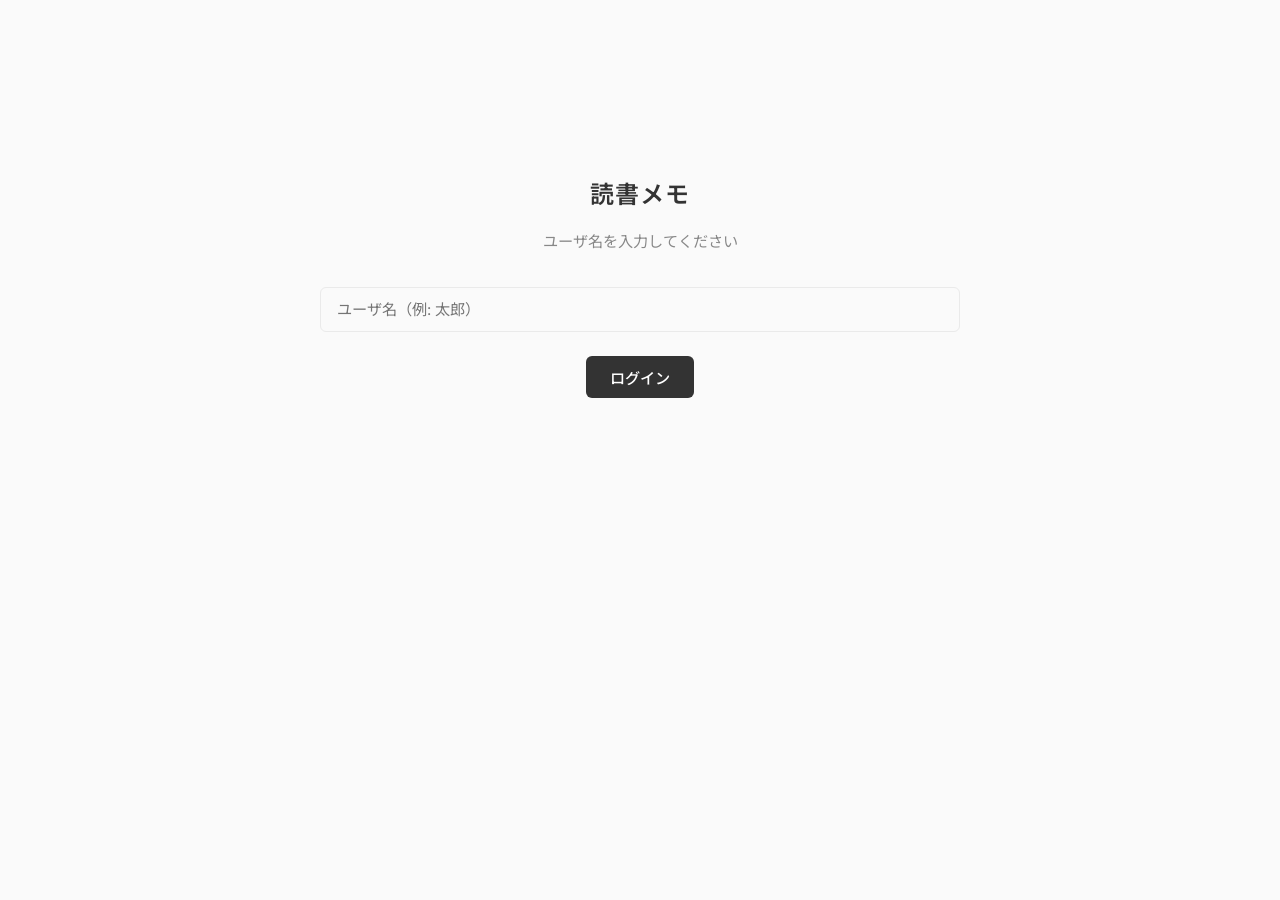
<file: lectures/lecture02_reading-memo-app/index.html>
<!DOCTYPE html>
<html lang="ja">
<head>
    <meta charset="UTF-8">
    <meta name="viewport" content="width=device-width, initial-scale=1.0">
    <title>読書メモ</title>
    <!-- シンプルな大人向けフォント（Inter と Noto Sans JP）を読み込み -->
    <link rel="preconnect" href="https://fonts.googleapis.com">
    <link rel="preconnect" href="https://fonts.gstatic.com" crossorigin>
    <link href="https://fonts.googleapis.com/css2?family=Inter:wght@400;500;600&family=Noto+Sans+JP:wght@400;500;600&display=swap" rel="stylesheet">
    <link rel="stylesheet" href="style.css">
</head>
<body>
    <!-- ログイン画面 -->
    <div id="login-screen" class="container">
        <h1 class="login-title">読書メモ</h1>
        <p class="login-desc">ユーザ名を入力してください</p>
        <form id="login-form">
            <div class="form-group">
                <input type="text" id="username" required placeholder="ユーザ名（例: 太郎）">
            </div>
            <button type="submit" id="login-button">ログイン</button>
        </form>
    </div>

    <!-- メインアプリ画面（初期状態は非表示） -->
    <div id="app-screen" class="container" style="display: none;">
        <div class="app-header">
            <h1>読書メモ</h1>
            <div class="user-info">
                <span><span id="display-username" class="user-name-text"></span> さん</span>
                <button id="logout-button" class="action-btn logout">ログアウト</button>
            </div>
        </div>

        <!-- ランダム振り返りエリア -->
        <div class="random-memos-section">
            <div class="section-header">
                <h2>今日の振り返り</h2>
                <button id="skip-button" class="skip-button">別のメモ</button>
            </div>
            <div id="random-memos" class="card-container">
                <!-- ここにJavaScriptでランダムな2件がカード形式で表示されます -->
            </div>
        </div>
        
        <!-- 登録フォーム -->
        <form id="memo-form">
            <div class="form-group">
                <label for="book-title">本のタイトル</label>
                <input type="text" id="book-title" required placeholder="例: 星の王子さま">
            </div>
            <div class="form-group">
                <label for="book-memo">一言メモ</label>
                <textarea id="book-memo" required placeholder="例: 大切なものは目に見えない。"></textarea>
            </div>
            <div class="form-actions">
                <button type="submit" id="submit-button">保存する</button>
                <button type="button" id="cancel-edit-button" style="display: none;">キャンセル</button>
            </div>
        </form>

        <!-- メモ一覧表示エリア -->
        <div class="memo-list-section">
            <div class="section-header">
                <h2>保存したメモ</h2>
            </div>
            <ul id="memo-list">
                <!-- ここにJavaScriptでメモが追加されます -->
            </ul>
        </div>
    </div>

    <script src="app.js"></script>
</body>
</html>
</file>
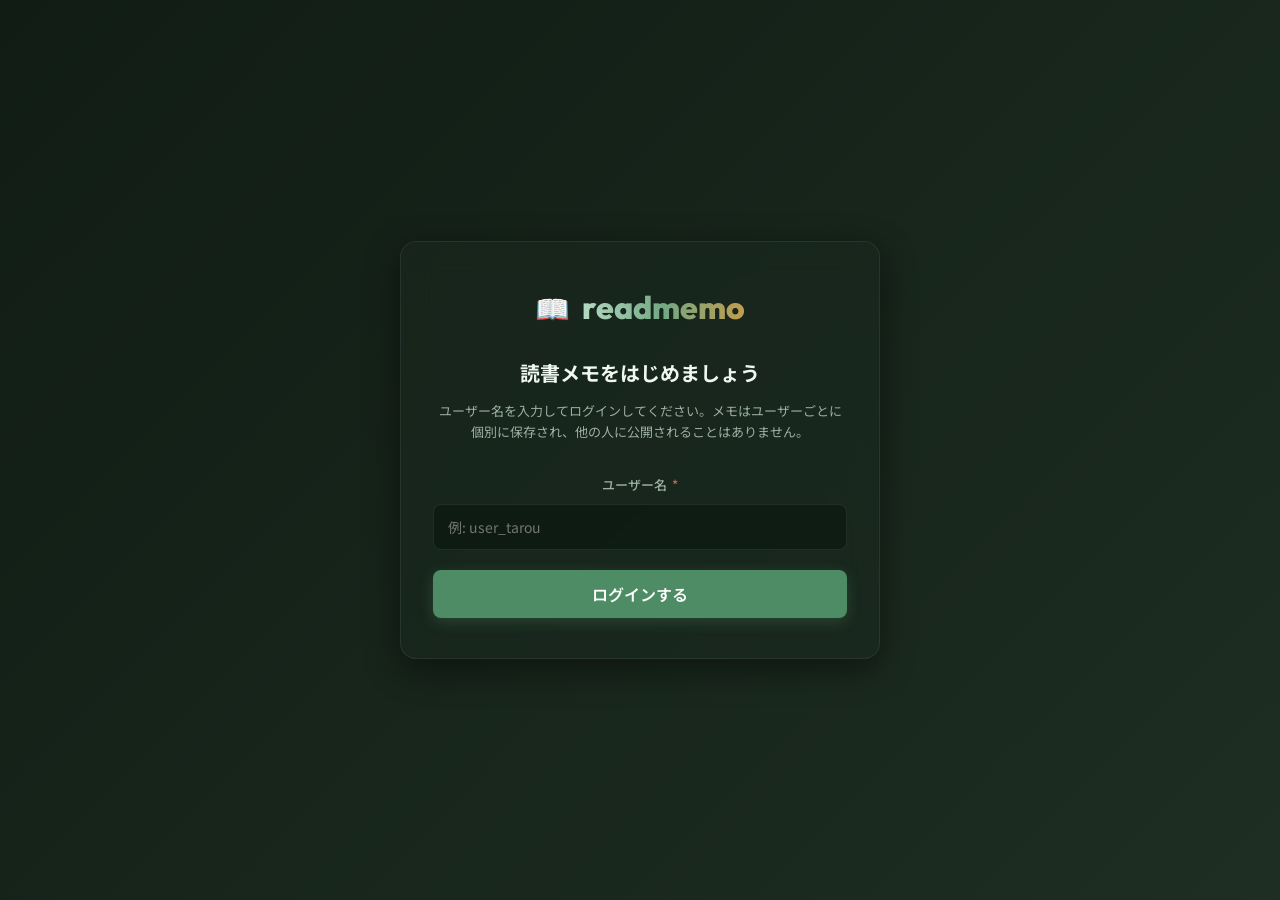
<file: lectures/lecture06/index.html>
<!DOCTYPE html>
<html lang="ja">
<head>
  <meta charset="UTF-8">
  <meta name="viewport" content="width=device-width, initial-scale=1.0">
  <title>readmemo - 読書メモアプリ</title>
  <link rel="stylesheet" href="style.css">
  <!-- Google Fonts Outfit & Noto Sans JP -->
  <link rel="preconnect" href="https://fonts.googleapis.com">
  <link rel="preconnect" href="https://fonts.gstatic.com" crossorigin>
  <link href="https://fonts.googleapis.com/css2?family=Noto+Sans+JP:wght@300;400;500;700&family=Outfit:wght@300;400;600;800&display=swap" rel="stylesheet">
</head>
<body>

  <!-- 1. ログイン画面 (初期表示) -->
  <div id="login-screen" class="auth-container">
    <div class="auth-card glass-panel">
      <div class="auth-logo">
        <span class="logo-icon">📖</span>
        <h1>readmemo</h1>
      </div>
      <h2>読書メモをはじめましょう</h2>
      <p class="auth-subtitle">ユーザー名を入力してログインしてください。メモはユーザーごとに個別に保存され、他の人に公開されることはありません。</p>
      
      <form id="login-form">
        <div class="form-group">
          <label for="login-username">ユーザー名 <span class="required">*</span></label>
          <input type="text" id="login-username" placeholder="例: user_tarou" required autocomplete="off">
        </div>
        <button type="submit" class="btn btn-primary btn-block">ログインする</button>
      </form>
    </div>
  </div>

  <!-- 2. メインアプリケーション画面 (ログイン後に表示) -->
  <div id="main-app" class="app-container hidden">
    <!-- ヘッダー -->
    <header class="app-header">
      <div class="header-logo">
        <span class="logo-icon">📖</span>
        <h1>readmemo</h1>
        <span class="user-badge" id="current-user-display">@user</span>
      </div>
      <button id="logout-btn" class="btn btn-secondary">ログアウト</button>
    </header>

    <!-- メインコンテンツ -->
    <main class="app-main">
      <!-- 左サイドバー: メモ追加・編集フォーム -->
      <section class="form-section glass-panel">
        <div class="form-header">
          <h2 class="section-title" id="form-title">新しいメモを追加</h2>
          <span id="edit-indicator" class="edit-badge hidden">編集モード</span>
        </div>
        
        <form id="memo-form" novalidate>
          <!-- 編集中のメモID保存用非表示フィールド -->
          <input type="hidden" id="edit-memo-id">

          <div class="form-group">
            <label for="book-title">本のタイトル <span class="required">*</span></label>
            <input type="text" id="book-title" placeholder="例: 人間失格" required autocomplete="off">
          </div>

          <div class="form-group">
            <label for="book-author">著者名（AI自動推定・手入力可能）</label>
            <div class="author-input-wrapper">
              <input type="text" id="book-author" placeholder="タイトルを入力すると自動で推定されますが、編集も可能です">
              <span id="author-status" class="status-indicator"></span>
            </div>
          </div>

          <div class="form-group">
            <label for="book-content">一言メモ <span class="required">*</span></label>
            <textarea id="book-content" rows="3" placeholder="本を読んだ感想や心に残った一言を記入してください" required></textarea>
          </div>

          <!-- AIタグ提案エリア -->
          <div class="form-group" id="ai-tags-group">
            <label>AI提案タグ候補（クリックで追加）</label>
            <div id="ai-tags-container" class="tags-cloud">
              <span class="placeholder-text">タイトルを入力するとAIがタグを提案します</span>
            </div>
          </div>

          <!-- タグ手動入力 -->
          <div class="form-group">
            <label for="tag-input">タグ（手動入力）</label>
            <div class="tag-input-wrapper">
              <input type="text" id="tag-input" placeholder="タグを入力してEnterで追加" autocomplete="off">
              <!-- 既存タグの候補表示（入力補助） -->
              <div id="tag-suggestions" class="suggestions-list hidden"></div>
            </div>
            <div id="active-tags-container" class="tags-container">
              <!-- 追加されたタグがここに並ぶ -->
            </div>
          </div>

          <div class="form-actions-row">
            <button type="submit" id="submit-btn" class="btn btn-primary flex-grow">メモを保存する</button>
            <button type="button" id="cancel-edit-btn" class="btn btn-secondary hidden">キャンセル</button>
          </div>
        </form>
      </section>

      <!-- 右エリア: メモ一覧・検索 -->
      <section class="list-section">
        <!-- 検索・フィルターパネル -->
        <div class="filter-panel glass-panel">
          <div class="search-box">
            <span class="search-icon">🔍</span>
            <input type="text" id="search-input" placeholder="タイトル、メモ、タグで検索...">
          </div>
          
          <div class="filter-tags-wrapper">
            <span class="filter-label">タグで絞り込み:</span>
            <div id="filter-tags-container" class="tags-container">
              <!-- 登録されている全タグが表示され、クリックで絞り込める -->
              <span class="no-tags-text">タグがありません</span>
            </div>
          </div>
        </div>

        <!-- メモ一覧 -->
        <div class="memos-list-header">
          <h2 class="section-title">読書メモ一覧 (<span id="memo-count">0</span>)</h2>
          <button id="clear-filters-btn" class="btn btn-text hidden">絞り込みを解除</button>
        </div>
        
        <div id="memos-container" class="memos-grid">
          <!-- メモカードが動的に挿入される -->
        </div>
      </section>
    </main>
  </div>

  <!-- ログイン時の過去メモ推薦モーダル -->
  <div id="login-modal" class="modal-overlay hidden">
    <div class="modal-content glass-panel">
      <div class="modal-header">
        <h2>おかえりなさい！ 👋</h2>
        <p class="modal-subtitle">ログインしました。過去のメモからおすすめの2冊をお届けします。</p>
      </div>

      <div class="recommendations-container">
        <!-- 推薦カード1 -->
        <div id="rec-card-0" class="recommend-card">
          <div class="card-empty-state">
            <p>過去のメモがありません</p>
          </div>
        </div>
        
        <!-- 推薦カード2 -->
        <div id="rec-card-1" class="recommend-card">
          <div class="card-empty-state">
            <p>過去のメモがありません</p>
          </div>
        </div>
      </div>

      <div class="modal-footer">
        <button id="close-login-btn" class="btn btn-primary">マイ読書メモへ進む</button>
      </div>
    </div>
  </div>

  <script src="app.js"></script>
</body>
</html>
</file>
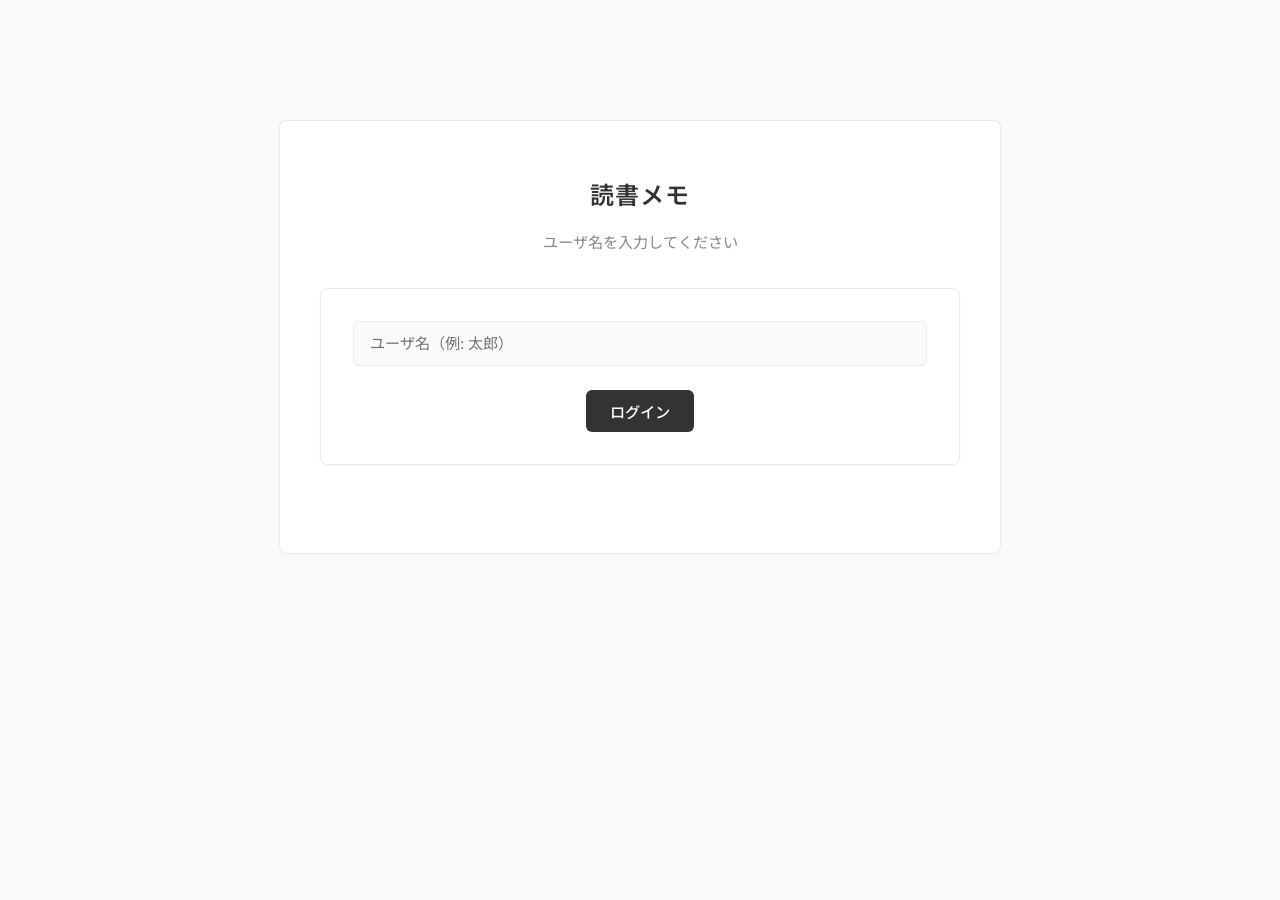
<file: lectures/lecture07/index.html>
<!DOCTYPE html>
<html lang="ja">
<head>
    <meta charset="UTF-8">
    <meta name="viewport" content="width=device-width, initial-scale=1.0">
    <title>読書メモ</title>
    <!-- シンプルな大人向けフォント（Inter と Noto Sans JP）を読み込み -->
    <link rel="preconnect" href="https://fonts.googleapis.com">
    <link rel="preconnect" href="https://fonts.gstatic.com" crossorigin>
    <link href="https://fonts.googleapis.com/css2?family=Inter:wght@400;500;600&family=Noto+Sans+JP:wght@400;500;600&display=swap" rel="stylesheet">
    <link rel="stylesheet" href="style.css">
</head>
<body>
    <!-- ログイン画面 -->
    <div id="login-screen" class="container">
        <h1 class="login-title">読書メモ</h1>
        <p class="login-desc">ユーザ名を入力してください</p>
        <form id="login-form">
            <div class="form-group">
                <input type="text" id="username" required placeholder="ユーザ名（例: 太郎）">
            </div>
            <button type="submit" id="login-button">ログイン</button>
        </form>
    </div>

    <!-- メインアプリ画面（初期状態は非表示） -->
    <div id="app-screen" class="container" style="display: none;">
        <div class="app-header">
            <h1 id="app-header-title">トップ</h1>
            <div class="user-info">
                <span><span id="display-username" class="user-name-text"></span> さん</span>
                <button id="logout-button" class="action-btn logout">ログアウト</button>
            </div>
        </div>

        <!-- ==============================================
             トップ画面
             ============================================== -->
        <div id="top-screen" class="screen-section">
            <div class="top-menu">
                <button id="nav-create-btn" class="menu-btn">📝 新規メモを作成・一覧</button>
                <button id="nav-review-btn" class="menu-btn">🔍 過去のメモを振り返る</button>
            </div>
        </div>

        <!-- ==============================================
             メモ作成・一覧画面
             ============================================== -->
        <div id="create-screen" class="screen-section" style="display: none;">
            
            <!-- 登録フォーム（著者、気づき、タグを追加） -->
            <form id="memo-form">
                <div class="form-group">
                    <label for="book-title">本のタイトル</label>
                    <input type="text" id="book-title" required placeholder="例: 星の王子さま">
                </div>
                <div class="form-group">
                    <label for="book-author">著者</label>
                    <input type="text" id="book-author" placeholder="例: サン＝テグジュペリ">
                </div>
                <div class="form-group">
                    <label for="book-memo">一言メモ</label>
                    <textarea id="book-memo" required placeholder="例: 大切なものは目に見えない。"></textarea>
                </div>
                <div class="form-group">
                    <label for="book-insight">気づき（この本から何を学んだか）</label>
                    <textarea id="book-insight" placeholder="例: 目に見えるものだけで判断しないようにしたい。"></textarea>
                </div>
                <div class="form-group">
                    <label for="book-tags">タグ（カンマ区切り）</label>
                    <input type="text" id="book-tags" placeholder="例: 哲学, 小説, 人生">
                </div>
                <div class="form-actions">
                    <button type="submit" id="submit-button">保存する</button>
                    <button type="button" id="cancel-edit-button" style="display: none;">キャンセル</button>
                </div>
            </form>

            <!-- 検索とソートUI -->
            <div class="search-section">
                <div class="section-header">
                    <h2>検索・絞り込み</h2>
                </div>
                <div class="search-controls">
                    <input type="text" id="search-text" placeholder="キーワード・内容で検索">
                    <input type="text" id="search-tag" placeholder="タグで検索">
                    <div class="date-search">
                        <input type="date" id="search-date-from"> 〜 <input type="date" id="search-date-to">
                    </div>
                    <div class="sort-control">
                        <label><input type="checkbox" id="sort-reread"> 再読回数が多い順に並び替え</label>
                    </div>
                </div>
            </div>

            <!-- メモ一覧表示エリア -->
            <div class="memo-list-section">
                <div class="section-header">
                    <h2>保存したメモ</h2>
                </div>
                <ul id="memo-list">
                    <!-- ここにJavaScriptでメモが追加されます -->
                </ul>
            </div>
        </div>

        <!-- ==============================================
             振り返り画面
             ============================================== -->
        <div id="review-screen" class="screen-section" style="display: none;">
            <div class="review-controls">
                <button id="review-random-btn" class="review-btn">ランダムに1件</button>
                <button id="review-1w-btn" class="review-btn">1週間前</button>
                <button id="review-1m-btn" class="review-btn">1ヶ月前</button>
                <button id="review-1y-btn" class="review-btn">1年前</button>
            </div>

            <div id="review-display-area" class="review-display">
                <p class="empty-message">上のボタンから振り返るメモを選んでください。</p>
            </div>

            <!-- 追記フォーム (メモが表示されている時のみ表示) -->
            <div id="reflection-form-container" style="display: none;">
                <form id="reflection-form">
                    <div class="form-group">
                        <label for="reflection-text">気づいたこと（追記）</label>
                        <textarea id="reflection-text" required placeholder="過去のメモを見て、今どう思うか書いてみましょう。"></textarea>
                    </div>
                    <div class="form-actions">
                        <button type="submit">追記して保存</button>
                    </div>
                </form>
            </div>
        </div>

    </div>

    <!-- 左下のフローティング切り替えボタン -->
    <button id="global-nav-btn" class="floating-btn" style="display: none;">
        <span>🏠 トップへ</span>
    </button>

    <script src="app.js"></script>
</body>
</html>
</file>
<file: lectures/lecture02_reading-memo-app/style.css>
/* -------------------------------------------
   カラーテーマと基本設定
------------------------------------------- */
:root {
    --color-main: #7FC8A9; /* 落ち着いたミント */
    --color-bg: #FAFAFA;   /* 背景 */
    --color-text: #333333; /* テキスト */
    --color-text-light: #888888;
    --color-border: #EAEAEA;
    --color-white: #ffffff;
    --shadow-sm: 0 1px 3px rgba(0,0,0,0.04);
    --shadow-md: 0 4px 8px rgba(0,0,0,0.06);
}

body {
    font-family: 'Inter', 'Noto Sans JP', sans-serif;
    background-color: var(--color-bg);
    color: var(--color-text);
    margin: 0;
    padding: 40px 20px;
    line-height: 1.6;
}

/* -------------------------------------------
   コンテナとレイアウト
------------------------------------------- */
.container {
    max-width: 640px;
    margin: 0 auto;
}

h1 {
    color: var(--color-text);
    font-size: 1.5rem;
    font-weight: 600;
    margin-bottom: 32px;
    letter-spacing: 0.05em;
    text-align: center;
}

h2 {
    color: var(--color-text);
    font-size: 1.1rem;
    font-weight: 600;
    margin: 0;
}

/* -------------------------------------------
   ログイン画面
------------------------------------------- */
#login-screen {
    background: var(--color-bg); /* 背景に馴染ませるか、白にするか。今回は白寄りのフラットで */
    padding: 40px;
    text-align: center;
    margin-top: 80px;
}

#login-screen h1 {
    margin-bottom: 16px;
}

.login-desc {
    color: var(--color-text-light);
    margin-bottom: 32px;
    font-size: 0.95rem;
}

/* -------------------------------------------
   ヘッダー（メイン画面）
------------------------------------------- */
.app-header {
    display: flex;
    justify-content: space-between;
    align-items: center;
    margin-bottom: 48px;
    padding-bottom: 24px;
    border-bottom: 1px solid var(--color-border);
}

.app-header h1 {
    margin: 0;
    text-align: left;
    font-size: 1.25rem;
}

.user-info {
    display: flex;
    align-items: center;
    gap: 16px;
    color: var(--color-text-light);
    font-size: 0.9rem;
}

.user-name-text {
    color: var(--color-text);
    font-weight: 500;
}

/* -------------------------------------------
   汎用ボタン・アクション
------------------------------------------- */
button {
    padding: 10px 24px;
    border: none;
    border-radius: 6px;
    font-size: 0.95rem;
    font-weight: 500;
    cursor: pointer;
    font-family: inherit;
    transition: background-color 0.2s ease, color 0.2s ease;
    background-color: var(--color-text);
    color: var(--color-white);
}

button:hover {
    background-color: #555555;
}

.action-btn {
    background: transparent;
    border: 1px solid var(--color-border);
    padding: 6px 12px;
    border-radius: 4px;
    font-size: 0.85rem;
    color: var(--color-text-light);
}

.action-btn:hover {
    background-color: var(--color-white);
    color: var(--color-text);
    border-color: #cccccc;
}

.action-btn.logout {
    border: none;
    background: transparent;
    padding: 0;
    color: var(--color-text-light);
}

.action-btn.logout:hover {
    color: var(--color-text);
    background: transparent;
    text-decoration: underline;
}

/* -------------------------------------------
   セクションヘッダー
------------------------------------------- */
.section-header {
    display: flex;
    justify-content: space-between;
    align-items: center;
    margin-top: 48px;
    margin-bottom: 24px;
}

.skip-button {
    background-color: transparent;
    color: var(--color-text-light);
    border: 1px solid var(--color-border);
    padding: 6px 12px;
    font-size: 0.85rem;
}

.skip-button:hover {
    background-color: var(--color-white);
    color: var(--color-text);
    border-color: #cccccc;
}

/* -------------------------------------------
   カードデザイン（共通）
------------------------------------------- */
.card-container {
    display: flex;
    gap: 20px;
    margin-bottom: 48px;
}

.card, #memo-list li {
    background: var(--color-white);
    border: 1px solid var(--color-border);
    border-radius: 8px;
    padding: 24px;
    box-shadow: var(--shadow-sm);
    display: flex;
    flex-direction: column;
    position: relative;
    transition: box-shadow 0.2s ease, border-color 0.2s ease;
}

.card:hover, #memo-list li:hover {
    box-shadow: var(--shadow-md);
    border-color: #e0e0e0;
}

.memo-title {
    color: var(--color-text);
    font-weight: 600;
    font-size: 1.05rem;
    margin-bottom: 12px;
    padding-right: 48px;
}

.memo-text {
    font-size: 0.95rem;
    color: var(--color-text-light);
    white-space: pre-wrap;
    margin-bottom: 24px;
    line-height: 1.7;
}

/* -------------------------------------------
   いいねボタン
------------------------------------------- */
.card-footer {
    margin-top: auto;
    display: flex;
    justify-content: flex-end;
}

.like-button {
    background-color: transparent;
    color: var(--color-text-light);
    border: 1px solid var(--color-border);
    padding: 6px 14px;
    font-size: 0.85rem;
    border-radius: 4px;
    display: inline-flex;
    align-items: center;
    gap: 6px;
    transition: all 0.2s ease;
}

.like-button:hover {
    background-color: var(--color-bg);
    color: var(--color-main);
    border-color: var(--color-main);
}

/* いいね済みのアニメーションや状態 */
.like-button.liked {
    color: var(--color-main);
    border-color: var(--color-main);
}

/* -------------------------------------------
   フォームエリア
------------------------------------------- */
#memo-form {
    background: var(--color-white);
    padding: 32px;
    border-radius: 8px;
    border: 1px solid var(--color-border);
    box-shadow: var(--shadow-sm);
    margin-bottom: 48px;
}

.form-group {
    margin-bottom: 24px;
}

label {
    display: block;
    margin-bottom: 8px;
    font-weight: 500;
    color: var(--color-text);
    font-size: 0.95rem;
}

input[type="text"],
textarea {
    width: 100%;
    padding: 12px 16px;
    border: 1px solid var(--color-border);
    border-radius: 6px;
    box-sizing: border-box;
    font-family: inherit;
    font-size: 0.95rem;
    background-color: var(--color-bg);
    color: var(--color-text);
    transition: border-color 0.2s ease, background-color 0.2s ease;
}

input[type="text"]:focus,
textarea:focus {
    outline: none;
    border-color: var(--color-main);
    background-color: var(--color-white);
}

textarea {
    resize: vertical;
    height: 120px;
}

.form-actions {
    display: flex;
    gap: 12px;
}

#submit-button {
    flex: 1;
    background-color: var(--color-main);
    color: var(--color-white);
}

#submit-button:hover {
    background-color: #6fb296; /* 少し濃いミント */
}

#cancel-edit-button {
    flex: 1;
    background-color: transparent;
    color: var(--color-text-light);
    border: 1px solid var(--color-border);
}

#cancel-edit-button:hover {
    background-color: var(--color-bg);
    color: var(--color-text);
}

/* -------------------------------------------
   リストスタイル
------------------------------------------- */
#memo-list {
    list-style-type: none;
    padding: 0;
}

#memo-list li {
    margin-bottom: 20px;
}

.memo-meta {
    position: absolute;
    top: 24px;
    right: 24px;
    font-size: 0.85rem;
    color: var(--color-main);
    font-weight: 500;
    display: flex;
    align-items: center;
    gap: 4px;
}

.memo-actions {
    margin-top: 16px;
    display: flex;
    gap: 8px;
    justify-content: flex-end;
}

/* レスポンシブ対応 */
@media (max-width: 480px) {
    .card-container {
        flex-direction: column;
    }
    .app-header {
        flex-direction: column;
        align-items: flex-start;
        gap: 12px;
    }
}
</file>
<file: lectures/lecture06/style.css>
/* 変数定義 - モダンで落ち着いたアースカラー・モスグリーンパレット */
:root {
  --bg-gradient: linear-gradient(135deg, #101c14 0%, #1e2e22 100%);
  --panel-bg: rgba(26, 41, 32, 0.55);
  --panel-border: rgba(255, 255, 255, 0.07);
  --panel-shadow: 0 10px 35px 0 rgba(0, 0, 0, 0.45);
  
  --primary: #4e8c65; /* 落ち着いたセージ/モスグリーン */
  --primary-hover: #3d7251;
  --primary-glow: rgba(78, 140, 101, 0.3);
  
  --secondary: #c29d4c; /* 温かみのあるゴールド */
  --secondary-hover: #a6843b;
  
  --accent: #ca6554; /* 落ち着いたテラコッタローズ */
  --accent-hover: #b25141;
  --accent-glow: rgba(202, 101, 84, 0.25);
  
  --text-primary: #f0f7f2; /* ソフトホワイト */
  --text-secondary: #9bb0a2; /* セージグレー */
  --text-muted: #6b7f72;
  
  --border-color: rgba(255, 255, 255, 0.08);
  --input-bg: rgba(12, 23, 16, 0.65);
  --input-focus-border: #4e8c65;
  
  --font-main: 'Noto Sans JP', sans-serif;
  --font-logo: 'Outfit', sans-serif;
  
  --transition-smooth: all 0.3s cubic-bezier(0.4, 0, 0.2, 1);
  --radius-lg: 16px;
  --radius-md: 12px;
  --radius-sm: 8px;
}

/* 基本設定 */
* {
  box-sizing: border-box;
  margin: 0;
  padding: 0;
}

body {
  font-family: var(--font-main);
  background: var(--bg-gradient);
  color: var(--text-primary);
  min-height: 100vh;
  line-height: 1.6;
  overflow-x: hidden;
}

/* アプリケーションコンテナ */
.app-container {
  max-width: 1400px;
  margin: 0 auto;
  padding: 20px;
  display: flex;
  flex-direction: column;
  min-height: 100vh;
  animation: fadeIn 0.4s ease-out;
}

/* ヘッダー */
.app-header {
  display: flex;
  justify-content: space-between;
  align-items: center;
  padding: 15px 24px;
  background: var(--panel-bg);
  backdrop-filter: blur(12px);
  -webkit-backdrop-filter: blur(12px);
  border: 1px solid var(--panel-border);
  border-radius: var(--radius-md);
  margin-bottom: 24px;
  box-shadow: var(--panel-shadow);
}

.header-logo {
  display: flex;
  align-items: center;
  gap: 12px;
}

.logo-icon {
  font-size: 28px;
}

.header-logo h1 {
  font-family: var(--font-logo);
  font-weight: 800;
  font-size: 26px;
  background: linear-gradient(to right, #b4d9c0, #73a884, #4e8c65, #c29d4c);
  -webkit-background-clip: text;
  -webkit-text-fill-color: transparent;
  letter-spacing: -0.5px;
}

.user-badge {
  font-size: 13px;
  font-family: var(--font-logo);
  background: rgba(194, 157, 76, 0.15);
  color: var(--secondary);
  border: 1px solid rgba(194, 157, 76, 0.25);
  padding: 2px 10px;
  border-radius: 20px;
  margin-left: 8px;
}

/* ガラスモルフィズムパネル */
.glass-panel {
  background: var(--panel-bg);
  backdrop-filter: blur(16px);
  -webkit-backdrop-filter: blur(16px);
  border: 1px solid var(--panel-border);
  border-radius: var(--radius-lg);
  box-shadow: var(--panel-shadow);
  padding: 24px;
  transition: var(--transition-smooth);
}

/* 編集中のフォーム強調 */
.glass-panel.editing-focus {
  border-color: rgba(194, 157, 76, 0.35);
  box-shadow: 0 0 25px rgba(194, 157, 76, 0.15), var(--panel-shadow);
}

/* ログイン画面のコンテナ */
.auth-container {
  display: flex;
  min-height: 100vh;
  align-items: center;
  justify-content: center;
  padding: 20px;
  background: var(--bg-gradient);
  animation: fadeIn 0.4s ease-out;
}

.auth-card {
  width: 100%;
  max-width: 480px;
  padding: 40px 32px;
  text-align: center;
}

.auth-logo {
  display: flex;
  align-items: center;
  justify-content: center;
  gap: 12px;
  margin-bottom: 24px;
}

.auth-logo h1 {
  font-family: var(--font-logo);
  font-weight: 800;
  font-size: 32px;
  background: linear-gradient(to right, #b4d9c0, #73a884, #c29d4c);
  -webkit-background-clip: text;
  -webkit-text-fill-color: transparent;
}

.auth-card h2 {
  font-size: 20px;
  font-weight: 700;
  margin-bottom: 12px;
  color: var(--text-primary);
}

.auth-subtitle {
  font-size: 13px;
  color: var(--text-secondary);
  line-height: 1.6;
  margin-bottom: 32px;
}

/* ボタン共通 */
.btn {
  display: inline-flex;
  align-items: center;
  justify-content: center;
  padding: 10px 20px;
  border-radius: var(--radius-sm);
  font-size: 14px;
  font-weight: 600;
  cursor: pointer;
  transition: var(--transition-smooth);
  border: none;
  font-family: var(--font-main);
  gap: 8px;
}

.btn-primary {
  background: var(--primary);
  color: #fff;
  box-shadow: 0 4px 14px var(--primary-glow);
}

.btn-primary:hover {
  background: var(--primary-hover);
  transform: translateY(-2px);
  box-shadow: 0 6px 20px var(--primary-glow);
}

.btn-primary:active {
  transform: translateY(0);
}

.btn-secondary {
  background: rgba(255, 255, 255, 0.06);
  color: var(--text-primary);
  border: 1px solid rgba(255, 255, 255, 0.08);
}

.btn-secondary:hover {
  background: rgba(255, 255, 255, 0.12);
  border-color: rgba(255, 255, 255, 0.15);
}

.btn-text {
  background: transparent;
  color: var(--secondary);
  padding: 6px 12px;
}

.btn-text:hover {
  color: var(--secondary-hover);
  text-decoration: underline;
}

.btn-block {
  width: 100%;
  padding: 12px;
  font-size: 16px;
}

.btn-like {
  background: var(--accent);
  color: #fff;
  box-shadow: 0 4px 12px var(--accent-glow);
}

.btn-like:hover {
  background: var(--accent-hover);
  transform: scale(1.05);
}

.btn-skip {
  background: rgba(255, 255, 255, 0.08);
  color: var(--text-secondary);
}

.btn-skip:hover {
  background: rgba(255, 255, 255, 0.15);
  color: var(--text-primary);
}

.flex-grow {
  flex-grow: 1;
}

.form-actions-row {
  display: flex;
  gap: 12px;
  margin-top: 24px;
}

/* メインレイアウト */
.app-main {
  display: grid;
  grid-template-columns: 380px 1fr;
  gap: 24px;
  align-items: start;
  flex: 1;
}

/* セクションタイトル */
.section-title {
  font-size: 18px;
  font-weight: 700;
  color: var(--text-primary);
  border-left: 4px solid var(--primary);
  padding-left: 10px;
}

.form-header {
  display: flex;
  justify-content: space-between;
  align-items: center;
  margin-bottom: 20px;
}

.edit-badge {
  font-size: 11px;
  background: rgba(194, 157, 76, 0.2);
  color: var(--secondary);
  border: 1px solid rgba(194, 157, 76, 0.3);
  padding: 2px 8px;
  border-radius: 4px;
  animation: pulse 1.5s infinite;
}

/* フォーム関連 */
.form-group {
  margin-bottom: 20px;
}

.form-group label {
  display: block;
  font-size: 13px;
  font-weight: 500;
  color: var(--text-secondary);
  margin-bottom: 8px;
}

.required {
  color: var(--accent);
  margin-left: 2px;
}

input[type="text"],
input[type="password"],
textarea {
  width: 100%;
  background: var(--input-bg);
  border: 1px solid var(--border-color);
  border-radius: var(--radius-sm);
  padding: 12px 14px;
  color: var(--text-primary);
  font-size: 14px;
  font-family: var(--font-main);
  transition: var(--transition-smooth);
}

input[type="text"]:focus,
input[type="password"]:focus,
textarea:focus {
  outline: none;
  border-color: var(--input-focus-border);
  box-shadow: 0 0 0 3px rgba(78, 140, 101, 0.15);
  background: rgba(12, 23, 16, 0.8);
}

.author-input-wrapper {
  position: relative;
  display: flex;
  align-items: center;
}

#book-author {
  padding-right: 80px; /* ステータス表示エリア用 */
}

.status-indicator {
  position: absolute;
  right: 12px;
  font-size: 11px;
  color: var(--text-muted);
  pointer-events: none;
}

.status-indicator.loading::after {
  content: "⌛ 推定中...";
  color: var(--secondary);
}

.status-indicator.success::after {
  content: "✓ AI完了";
  color: #5fa379;
}

/* AIタグ提案エリア */
.tags-cloud {
  display: flex;
  flex-wrap: wrap;
  gap: 8px;
  min-height: 40px;
  padding: 10px;
  background: rgba(12, 23, 16, 0.35);
  border: 1px dashed var(--border-color);
  border-radius: var(--radius-sm);
  align-items: center;
}

.placeholder-text {
  font-size: 12px;
  color: var(--text-muted);
  width: 100%;
  text-align: center;
}

.ai-tag-suggestion {
  background: rgba(194, 157, 76, 0.12);
  color: #dfbe77;
  border: 1px solid rgba(194, 157, 76, 0.25);
  padding: 4px 10px;
  border-radius: 20px;
  font-size: 12px;
  cursor: pointer;
  transition: var(--transition-smooth);
  animation: fadeIn 0.3s ease;
}

.ai-tag-suggestion:hover {
  background: var(--secondary);
  color: #101c14;
  transform: translateY(-1px);
}

/* タグ手動入力 & 候補表示 */
.tag-input-wrapper {
  position: relative;
}

.suggestions-list {
  position: absolute;
  top: 100%;
  left: 0;
  right: 0;
  background: #19271e;
  border: 1px solid rgba(255, 255, 255, 0.1);
  border-radius: var(--radius-sm);
  max-height: 150px;
  overflow-y: auto;
  z-index: 10;
  box-shadow: 0 10px 15px -3px rgba(0, 0, 0, 0.5);
  margin-top: 4px;
}

.suggestion-item {
  padding: 8px 12px;
  font-size: 13px;
  color: var(--text-secondary);
  cursor: pointer;
  transition: var(--transition-smooth);
}

.suggestion-item:hover {
  background: rgba(255, 255, 255, 0.06);
  color: var(--text-primary);
}

.hidden {
  display: none !important;
}

/* タグコンテナ */
.tags-container {
  display: flex;
  flex-wrap: wrap;
  gap: 6px;
  margin-top: 8px;
}

.tag-badge {
  background: rgba(255, 255, 255, 0.06);
  color: var(--text-primary);
  border: 1px solid rgba(255, 255, 255, 0.1);
  padding: 4px 10px;
  border-radius: var(--radius-sm);
  font-size: 12px;
  display: inline-flex;
  align-items: center;
  gap: 6px;
}

.tag-badge .remove-tag-btn {
  cursor: pointer;
  color: var(--text-muted);
  font-weight: bold;
  font-size: 12px;
  transition: var(--transition-smooth);
}

.tag-badge .remove-tag-btn:hover {
  color: var(--accent);
}

/* フィルターパネル */
.filter-panel {
  margin-bottom: 24px;
  display: flex;
  flex-direction: column;
  gap: 16px;
}

.search-box {
  position: relative;
  display: flex;
  align-items: center;
}

.search-icon {
  position: absolute;
  left: 14px;
  color: var(--text-muted);
  font-size: 16px;
}

#search-input {
  padding-left: 40px;
  font-size: 15px;
}

.filter-tags-wrapper {
  display: flex;
  align-items: center;
  gap: 12px;
  flex-wrap: wrap;
}

.filter-label {
  font-size: 13px;
  font-weight: 600;
  color: var(--text-secondary);
}

.no-tags-text {
  font-size: 12px;
  color: var(--text-muted);
  font-style: italic;
}

/* 絞り込み用タグ */
.filter-tag-badge {
  background: rgba(78, 140, 101, 0.1);
  color: #b4d9c0;
  border: 1px solid rgba(78, 140, 101, 0.2);
  padding: 4px 10px;
  border-radius: var(--radius-sm);
  font-size: 12px;
  cursor: pointer;
  transition: var(--transition-smooth);
}

.filter-tag-badge:hover {
  background: rgba(78, 140, 101, 0.2);
  color: #fff;
}

.filter-tag-badge.active {
  background: var(--primary);
  color: #fff;
  border-color: var(--primary);
  box-shadow: 0 2px 8px var(--primary-glow);
}

/* メモ一覧ヘッダー */
.memos-list-header {
  display: flex;
  justify-content: space-between;
  align-items: center;
  margin-bottom: 16px;
}

#memos-container {
  min-height: 200px;
}

/* メモ一覧グリッド */
.memos-grid {
  display: grid;
  grid-template-columns: repeat(auto-fill, minmax(320px, 1fr));
  gap: 20px;
}

/* メモカード */
.memo-card {
  background: rgba(26, 41, 32, 0.38);
  border: 1px solid rgba(255, 255, 255, 0.04);
  border-radius: var(--radius-md);
  padding: 20px;
  display: flex;
  flex-direction: column;
  justify-content: space-between;
  min-height: 180px;
  transition: var(--transition-smooth);
}

.memo-card:hover {
  transform: translateY(-4px);
  background: rgba(26, 41, 32, 0.58);
  border-color: rgba(78, 140, 101, 0.25);
  box-shadow: 0 10px 25px -5px rgba(0, 0, 0, 0.4);
}

.memo-card-header {
  display: flex;
  justify-content: space-between;
  align-items: flex-start;
  gap: 8px;
  margin-bottom: 12px;
}

.memo-title-author {
  display: flex;
  flex-direction: column;
}

.memo-card-title {
  font-size: 16px;
  font-weight: 700;
  color: var(--text-primary);
  line-height: 1.4;
}

.memo-card-author {
  font-size: 12px;
  color: var(--text-secondary);
  margin-top: 2px;
}

.memo-card-date {
  font-size: 11px;
  color: var(--text-muted);
  font-family: var(--font-logo);
  white-space: nowrap;
}

.memo-card-content {
  font-size: 14px;
  color: #d1dcd5;
  margin-bottom: 16px;
  white-space: pre-wrap;
  flex: 1;
}

.memo-card-footer {
  display: flex;
  justify-content: space-between;
  align-items: center;
  border-top: 1px solid rgba(255, 255, 255, 0.05);
  padding-top: 12px;
  margin-top: auto;
}

.memo-card-tags {
  display: flex;
  flex-wrap: wrap;
  gap: 4px;
}

.card-tag-badge {
  background: rgba(255, 255, 255, 0.04);
  color: var(--text-secondary);
  padding: 2px 8px;
  border-radius: 4px;
  font-size: 11px;
}

.card-actions {
  display: flex;
  align-items: center;
  gap: 12px;
}

.like-action-btn {
  background: transparent;
  border: none;
  cursor: pointer;
  font-size: 16px;
  display: inline-flex;
  align-items: center;
  gap: 4px;
  color: var(--text-muted);
  transition: var(--transition-smooth);
}

.like-action-btn:hover {
  color: var(--accent);
  transform: scale(1.1);
}

.like-action-btn.liked {
  color: var(--accent);
}

.like-count {
  font-size: 12px;
  color: var(--text-secondary);
  font-family: var(--font-logo);
}

.edit-action-btn {
  background: transparent;
  border: none;
  cursor: pointer;
  color: var(--text-muted);
  transition: var(--transition-smooth);
  font-size: 14px;
}

.edit-action-btn:hover {
  color: var(--secondary);
  transform: scale(1.1);
}

.delete-action-btn {
  background: transparent;
  border: none;
  cursor: pointer;
  color: var(--text-muted);
  transition: var(--transition-smooth);
  font-size: 14px;
}

.delete-action-btn:hover {
  color: var(--accent);
  transform: scale(1.1);
}

.empty-state {
  grid-column: 1 / -1;
  text-align: center;
  padding: 48px 24px;
  color: var(--text-muted);
  background: rgba(255, 255, 255, 0.01);
  border: 1px dashed rgba(255, 255, 255, 0.06);
  border-radius: var(--radius-md);
}

.empty-icon {
  font-size: 40px;
  margin-bottom: 12px;
}

/* ログインモーダル (推薦用) */
.modal-overlay {
  position: fixed;
  top: 0;
  left: 0;
  right: 0;
  bottom: 0;
  background: rgba(12, 23, 16, 0.88);
  backdrop-filter: blur(8px);
  display: flex;
  align-items: center;
  justify-content: center;
  z-index: 100;
  transition: var(--transition-smooth);
}

.modal-content {
  width: 90%;
  max-width: 750px;
  animation: modalSlideUp 0.4s cubic-bezier(0.34, 1.56, 0.64, 1);
}

.modal-header {
  text-align: center;
  margin-bottom: 24px;
}

.modal-header h2 {
  font-size: 24px;
  margin-bottom: 8px;
}

.modal-subtitle {
  color: var(--text-secondary);
  font-size: 14px;
}

.recommendations-container {
  display: grid;
  grid-template-columns: 1fr 1fr;
  gap: 20px;
  margin-bottom: 24px;
}

.recommend-card {
  background: rgba(26, 41, 32, 0.5);
  border: 1px solid rgba(255, 255, 255, 0.08);
  border-radius: var(--radius-md);
  padding: 20px;
  min-height: 200px;
  display: flex;
  flex-direction: column;
  justify-content: space-between;
  transition: var(--transition-smooth);
  position: relative;
}

.recommend-card .rec-title {
  font-size: 15px;
  font-weight: 700;
  margin-bottom: 4px;
}

.recommend-card .rec-author {
  font-size: 11px;
  color: var(--text-secondary);
  margin-bottom: 12px;
}

.recommend-card .rec-content {
  font-size: 13px;
  color: #cbd5e1;
  flex-grow: 1;
  font-style: italic;
}

.recommend-card .rec-actions {
  display: flex;
  gap: 8px;
  margin-top: 16px;
}

/* アニメーション */
@keyframes fadeIn {
  from { opacity: 0; transform: translateY(8px); }
  to { opacity: 1; transform: translateY(0); }
}

@keyframes modalSlideUp {
  from { opacity: 0; transform: translateY(40px) scale(0.95); }
  to { opacity: 1; transform: translateY(0) scale(1); }
}

@keyframes pulse {
  0% { transform: scale(1); box-shadow: 0 0 0 0 rgba(194, 157, 76, 0.4); }
  70% { transform: scale(1); box-shadow: 0 0 0 6px rgba(194, 157, 76, 0); }
  100% { transform: scale(1); box-shadow: 0 0 0 0 rgba(194, 157, 76, 0); }
}

/* レスポンシブ */
@media (max-width: 1024px) {
  .app-main {
    grid-template-columns: 1fr;
  }
}

@media (max-width: 640px) {
  .recommendations-container {
    grid-template-columns: 1fr;
  }
  
  .app-header {
    flex-direction: column;
    gap: 12px;
    align-items: stretch;
    text-align: center;
  }
  
  .header-logo {
    justify-content: center;
    flex-wrap: wrap;
  }
}
</file>
<file: lectures/lecture07/style.css>
/* -------------------------------------------
   カラーテーマと基本設定
------------------------------------------- */
:root {
    --color-main: #7FC8A9; /* 落ち着いたミント */
    --color-bg: #FAFAFA;   /* 背景 */
    --color-text: #333333; /* テキスト */
    --color-text-light: #888888;
    --color-border: #EAEAEA;
    --color-white: #ffffff;
    --shadow-sm: 0 1px 3px rgba(0,0,0,0.04);
    --shadow-md: 0 4px 8px rgba(0,0,0,0.06);
    --shadow-float: 0 8px 16px rgba(0,0,0,0.1);
}

body {
    font-family: 'Inter', 'Noto Sans JP', sans-serif;
    background-color: var(--color-bg);
    color: var(--color-text);
    margin: 0;
    padding: 40px 20px 100px 20px; /* 下部にフローティングボタン用の余白 */
    line-height: 1.6;
}

/* -------------------------------------------
   コンテナとレイアウト
------------------------------------------- */
.container {
    max-width: 640px;
    margin: 0 auto;
}

h1 {
    color: var(--color-text);
    font-size: 1.5rem;
    font-weight: 600;
    margin-bottom: 32px;
    letter-spacing: 0.05em;
    text-align: center;
}

h2 {
    color: var(--color-text);
    font-size: 1.1rem;
    font-weight: 600;
    margin: 0;
}

/* -------------------------------------------
   ログイン画面
------------------------------------------- */
#login-screen {
    background: var(--color-white);
    padding: 40px;
    text-align: center;
    margin-top: 80px;
    border-radius: 8px;
    border: 1px solid var(--color-border);
    box-shadow: var(--shadow-sm);
}

#login-screen h1 {
    margin-bottom: 16px;
}

.login-desc {
    color: var(--color-text-light);
    margin-bottom: 32px;
    font-size: 0.95rem;
}

/* -------------------------------------------
   ヘッダー（メイン画面）
------------------------------------------- */
.app-header {
    display: flex;
    justify-content: space-between;
    align-items: center;
    margin-bottom: 48px;
    padding-bottom: 24px;
    border-bottom: 1px solid var(--color-border);
}

.app-header h1 {
    margin: 0;
    text-align: left;
    font-size: 1.25rem;
}

.user-info {
    display: flex;
    align-items: center;
    gap: 16px;
    color: var(--color-text-light);
    font-size: 0.9rem;
}

.user-name-text {
    color: var(--color-text);
    font-weight: 500;
}

/* -------------------------------------------
   汎用ボタン・アクション
------------------------------------------- */
button {
    padding: 10px 24px;
    border: none;
    border-radius: 6px;
    font-size: 0.95rem;
    font-weight: 500;
    cursor: pointer;
    font-family: inherit;
    transition: background-color 0.2s ease, color 0.2s ease;
    background-color: var(--color-text);
    color: var(--color-white);
}

button:hover {
    background-color: #555555;
}

.action-btn {
    background: transparent;
    border: 1px solid var(--color-border);
    padding: 6px 12px;
    border-radius: 4px;
    font-size: 0.85rem;
    color: var(--color-text-light);
}

.action-btn:hover {
    background-color: var(--color-white);
    color: var(--color-text);
    border-color: #cccccc;
}

.action-btn.logout {
    border: none;
    background: transparent;
    padding: 0;
    color: var(--color-text-light);
}

.action-btn.logout:hover {
    color: var(--color-text);
    background: transparent;
    text-decoration: underline;
}

/* -------------------------------------------
   トップ画面のメニュー
------------------------------------------- */
.top-menu {
    display: flex;
    flex-direction: column;
    gap: 20px;
    margin-top: 40px;
}

.menu-btn {
    padding: 24px;
    font-size: 1.1rem;
    background-color: var(--color-white);
    color: var(--color-text);
    border: 1px solid var(--color-border);
    border-radius: 8px;
    box-shadow: var(--shadow-sm);
    text-align: center;
}

.menu-btn:hover {
    background-color: var(--color-bg);
    border-color: var(--color-main);
    color: var(--color-main);
}

/* -------------------------------------------
   セクションヘッダー
------------------------------------------- */
.section-header {
    display: flex;
    justify-content: space-between;
    align-items: center;
    margin-top: 48px;
    margin-bottom: 24px;
}

/* -------------------------------------------
   検索・絞り込みエリア
------------------------------------------- */
.search-section {
    margin-bottom: 40px;
}

.search-controls {
    display: flex;
    flex-direction: column;
    gap: 12px;
    background: var(--color-white);
    padding: 20px;
    border-radius: 8px;
    border: 1px solid var(--color-border);
}

.date-search {
    display: flex;
    align-items: center;
    gap: 10px;
    font-size: 0.9rem;
    color: var(--color-text-light);
}

.sort-control {
    margin-top: 8px;
    font-size: 0.9rem;
}

/* -------------------------------------------
   振り返りコントロール
------------------------------------------- */
.review-controls {
    display: flex;
    flex-wrap: wrap;
    gap: 12px;
    margin-bottom: 30px;
}

.review-btn {
    background-color: var(--color-white);
    color: var(--color-text);
    border: 1px solid var(--color-border);
    flex: 1;
    min-width: 120px;
    box-shadow: var(--shadow-sm);
}

.review-btn:hover {
    background-color: var(--color-bg);
    border-color: var(--color-main);
    color: var(--color-main);
}

.empty-message {
    color: var(--color-text-light);
    text-align: center;
    padding: 40px 0;
}

/* -------------------------------------------
   カードデザイン（共通）
------------------------------------------- */
.card-container {
    display: flex;
    gap: 20px;
    margin-bottom: 48px;
}

.card, #memo-list li {
    background: var(--color-white);
    border: 1px solid var(--color-border);
    border-radius: 8px;
    padding: 24px;
    box-shadow: var(--shadow-sm);
    display: flex;
    flex-direction: column;
    position: relative;
    transition: box-shadow 0.2s ease, border-color 0.2s ease;
}

.card:hover, #memo-list li:hover {
    box-shadow: var(--shadow-md);
    border-color: #e0e0e0;
}

.memo-title {
    color: var(--color-text);
    font-weight: 600;
    font-size: 1.1rem;
    margin-bottom: 4px;
    padding-right: 48px;
}

.memo-author {
    font-size: 0.85rem;
    color: var(--color-text-light);
    margin-bottom: 12px;
}

.memo-tags {
    display: flex;
    flex-wrap: wrap;
    gap: 6px;
    margin-bottom: 16px;
}

.tag-badge {
    background-color: var(--color-bg);
    border: 1px solid var(--color-border);
    color: var(--color-text-light);
    font-size: 0.75rem;
    padding: 2px 8px;
    border-radius: 12px;
}

.memo-text {
    font-size: 0.95rem;
    color: var(--color-text);
    white-space: pre-wrap;
    margin-bottom: 16px;
    line-height: 1.7;
}

.memo-insight {
    font-size: 0.9rem;
    color: var(--color-text);
    background-color: #f0f7f4; /* ごく薄いミント */
    padding: 12px;
    border-radius: 6px;
    border-left: 4px solid var(--color-main);
    margin-bottom: 16px;
    white-space: pre-wrap;
}

/* 追記履歴 */
.reflection-notes {
    margin-top: 16px;
    border-top: 1px dashed var(--color-border);
    padding-top: 16px;
}

.reflection-notes h4 {
    margin: 0 0 10px 0;
    font-size: 0.85rem;
    color: var(--color-text-light);
}

.reflection-item {
    font-size: 0.85rem;
    color: var(--color-text);
    background-color: var(--color-bg);
    padding: 10px;
    border-radius: 4px;
    margin-bottom: 8px;
    white-space: pre-wrap;
}

.reflection-date {
    display: block;
    font-size: 0.75rem;
    color: var(--color-text-light);
    margin-bottom: 4px;
}

/* -------------------------------------------
   いいね（再読カウント）ボタン
------------------------------------------- */
.card-footer {
    margin-top: auto;
    display: flex;
    justify-content: flex-end;
}

.reread-button {
    background-color: transparent;
    color: var(--color-text-light);
    border: 1px solid var(--color-border);
    padding: 6px 14px;
    font-size: 0.85rem;
    border-radius: 4px;
    display: inline-flex;
    align-items: center;
    gap: 6px;
    transition: all 0.2s ease;
}

.reread-button:hover {
    background-color: var(--color-bg);
    color: var(--color-main);
    border-color: var(--color-main);
}

/* -------------------------------------------
   フォームエリア
------------------------------------------- */
form {
    background: var(--color-white);
    padding: 32px;
    border-radius: 8px;
    border: 1px solid var(--color-border);
    box-shadow: var(--shadow-sm);
    margin-bottom: 48px;
}

.form-group {
    margin-bottom: 24px;
}

label {
    display: block;
    margin-bottom: 8px;
    font-weight: 500;
    color: var(--color-text);
    font-size: 0.95rem;
}

input[type="text"],
input[type="date"],
textarea {
    width: 100%;
    padding: 12px 16px;
    border: 1px solid var(--color-border);
    border-radius: 6px;
    box-sizing: border-box;
    font-family: inherit;
    font-size: 0.95rem;
    background-color: var(--color-bg);
    color: var(--color-text);
    transition: border-color 0.2s ease, background-color 0.2s ease;
}

input[type="text"]:focus,
input[type="date"]:focus,
textarea:focus {
    outline: none;
    border-color: var(--color-main);
    background-color: var(--color-white);
}

textarea {
    resize: vertical;
    height: 100px;
}

#book-insight, #reflection-text {
    height: 80px;
}

.form-actions {
    display: flex;
    gap: 12px;
}

#submit-button, #reflection-form button[type="submit"] {
    flex: 1;
    background-color: var(--color-main);
    color: var(--color-white);
}

#submit-button:hover, #reflection-form button[type="submit"]:hover {
    background-color: #6fb296;
}

#cancel-edit-button {
    flex: 1;
    background-color: transparent;
    color: var(--color-text-light);
    border: 1px solid var(--color-border);
}

#cancel-edit-button:hover {
    background-color: var(--color-bg);
    color: var(--color-text);
}

/* -------------------------------------------
   リストスタイル
------------------------------------------- */
#memo-list {
    list-style-type: none;
    padding: 0;
}

#memo-list li {
    margin-bottom: 20px;
}

.memo-meta {
    position: absolute;
    top: 24px;
    right: 24px;
    font-size: 0.85rem;
    color: var(--color-text-light);
}

.memo-date {
    font-size: 0.8rem;
    margin-bottom: 4px;
    text-align: right;
}

.memo-reread-count {
    color: var(--color-main);
    font-weight: 500;
    display: flex;
    align-items: center;
    gap: 4px;
    justify-content: flex-end;
}

.memo-actions {
    margin-top: 16px;
    display: flex;
    gap: 8px;
    justify-content: flex-end;
    border-top: 1px dashed var(--color-border);
    padding-top: 16px;
}

/* -------------------------------------------
   フローティング切り替えボタン
------------------------------------------- */
.floating-btn {
    position: fixed;
    bottom: 30px;
    left: 30px;
    background-color: var(--color-text);
    color: var(--color-white);
    padding: 14px 20px;
    border-radius: 30px;
    box-shadow: var(--shadow-float);
    z-index: 1000;
    font-size: 0.95rem;
    display: flex;
    align-items: center;
    gap: 8px;
}

.floating-btn:hover {
    transform: translateY(-2px);
    background-color: #555;
    box-shadow: 0 10px 20px rgba(0,0,0,0.15);
}

/* レスポンシブ対応 */
@media (max-width: 480px) {
    .app-header {
        flex-direction: column;
        align-items: flex-start;
        gap: 12px;
    }
    .date-search {
        flex-direction: column;
        align-items: flex-start;
    }
    .floating-btn {
        bottom: 20px;
        left: 20px;
        padding: 12px 16px;
        font-size: 0.85rem;
    }
}
</file>
